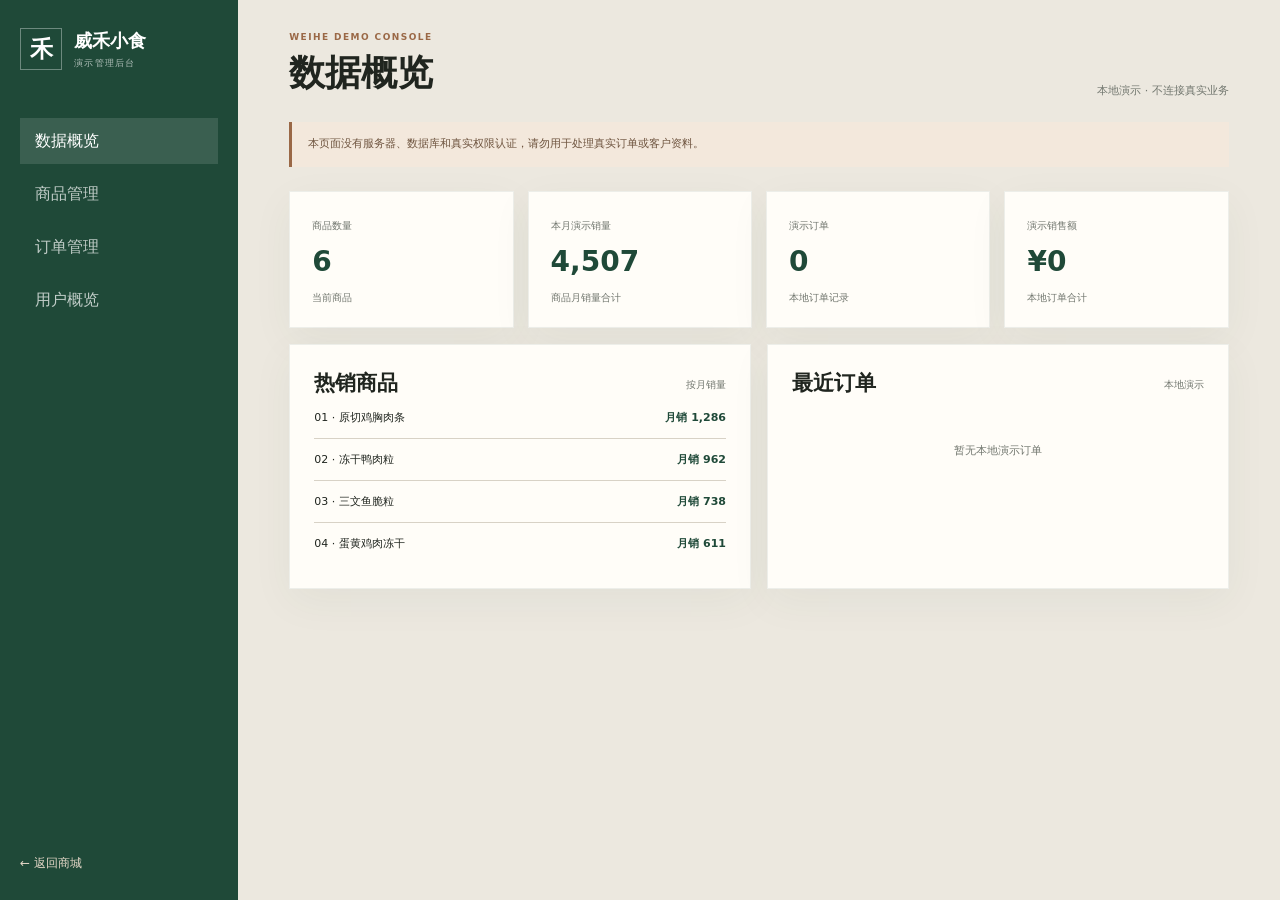
<file: admin.html>
<!doctype html>
<html lang="zh-CN">
<head>
  <meta charset="UTF-8">
  <meta name="viewport" content="width=device-width, initial-scale=1.0">
  <meta name="description" content="威禾小食演示管理后台">
  <title>管理后台｜威禾小食</title>
  <link rel="icon" href="data:,">
  <link rel="stylesheet" href="admin.css">
  <script src="product-data.js" defer></script>
  <script src="product-store.js" defer></script>
  <script src="admin.js" defer></script>
</head>
<body>
  <aside class="admin-sidebar">
    <a class="admin-brand" href="admin.html"><span>禾</span><strong>威禾小食<small>演示管理后台</small></strong></a>
    <nav class="admin-nav" aria-label="后台导航">
      <button class="is-active" type="button" data-panel="overview">数据概览</button>
      <button type="button" data-panel="products">商品管理</button>
      <button type="button" data-panel="orders">订单管理</button>
      <button type="button" data-panel="users">用户概览</button>
    </nav>
    <a class="back-store" href="index.html">← 返回商城</a>
  </aside>

  <main class="admin-main">
    <header class="admin-topbar">
      <div><p>WEIHE DEMO CONSOLE</p><h1 id="page-title">数据概览</h1></div>
      <span>本地演示 · 不连接真实业务</span>
    </header>
    <div class="demo-warning">本页面没有服务器、数据库和真实权限认证，请勿用于处理真实订单或客户资料。</div>

    <section class="admin-panel" id="panel-overview">
      <div class="metric-grid">
        <article><span>商品数量</span><strong id="metric-products">0</strong><small>当前商品</small></article>
        <article><span>本月演示销量</span><strong id="metric-sales">0</strong><small>商品月销量合计</small></article>
        <article><span>演示订单</span><strong id="metric-orders">0</strong><small>本地订单记录</small></article>
        <article><span>演示销售额</span><strong id="metric-revenue">¥0</strong><small>本地订单合计</small></article>
      </div>
      <div class="overview-grid">
        <section class="admin-card"><div class="card-heading"><h2>热销商品</h2><span>按月销量</span></div><div id="overview-top-products"></div></section>
        <section class="admin-card"><div class="card-heading"><h2>最近订单</h2><span>本地演示</span></div><div id="overview-orders"></div></section>
      </div>
    </section>

    <section class="admin-panel" id="panel-products" hidden>
      <div class="admin-card">
        <div class="section-toolbar">
          <div><h2>商品管理</h2><p id="product-result-count"></p></div>
          <button class="primary-action" id="add-product" type="button">＋ 新增商品</button>
        </div>
        <div class="filter-toolbar">
          <input id="product-search" type="search" placeholder="搜索商品名称">
          <select id="product-pet-filter"><option value="">全部宠物</option><option>猫咪</option><option>狗狗</option></select>
          <select id="product-food-filter"><option value="">全部食品</option></select>
          <select id="product-status-filter"><option value="">全部状态</option><option value="active">上架</option><option value="inactive">下架</option></select>
          <button class="secondary-action" id="reset-product-data" type="button">恢复基础数据</button>
        </div>
        <div class="table-wrap">
          <table class="admin-table">
            <thead><tr><th>商品</th><th>适用</th><th>分类</th><th>规格</th><th>价格</th><th>月销量</th><th>状态</th><th>操作</th></tr></thead>
            <tbody id="product-table-body"></tbody>
          </table>
        </div>
      </div>
    </section>

    <section class="admin-panel" id="panel-orders" hidden>
      <div class="admin-card">
        <div class="section-toolbar"><div><h2>订单管理</h2><p>商城模拟购买会记录在这里</p></div></div>
        <div class="filter-toolbar">
          <input id="order-search" type="search" placeholder="搜索订单编号">
          <select id="order-status-filter"><option value="">全部状态</option><option>待处理</option><option>已确认</option><option>已发货</option><option>已完成</option><option>已取消</option></select>
        </div>
        <div class="table-wrap">
          <table class="admin-table">
            <thead><tr><th>订单编号</th><th>时间</th><th>商品</th><th>数量</th><th>金额</th><th>收货地区</th><th>状态</th></tr></thead>
            <tbody id="order-table-body"></tbody>
          </table>
        </div>
      </div>
    </section>

    <section class="admin-panel" id="panel-users" hidden>
      <div class="admin-card">
        <div class="section-toolbar"><div><h2>用户概览</h2><p>仅显示当前浏览器中的脱敏演示资料</p></div></div>
        <div id="user-overview"></div>
      </div>
    </section>
  </main>

  <div class="admin-modal-backdrop" id="product-editor" hidden>
    <section class="admin-modal" role="dialog" aria-modal="true" aria-labelledby="editor-title">
      <button class="modal-x" id="close-product-editor" type="button" aria-label="关闭">×</button>
      <h2 id="editor-title">新增商品</h2>
      <form id="product-form">
        <input name="id" type="hidden">
        <div class="form-grid">
          <label>商品名称<input name="name" required maxlength="30"></label>
          <label>价格（元）<input name="priceYuan" required type="number" min="1" step="1"></label>
          <label>规格<input name="specification" required maxlength="30"></label>
          <label>食品分类<input name="foodCategory" required maxlength="20"></label>
          <label>图片路径<input name="image" placeholder="assets/example.jpg"></label>
          <label>月销量<input name="monthlySales" required type="number" min="0" step="1"></label>
          <label class="wide">简介<textarea name="description" required maxlength="120"></textarea></label>
          <label class="wide">配料<input name="ingredients" required maxlength="100"></label>
          <label class="wide">喂食建议<input name="feedingGuide" required maxlength="120"></label>
          <label>标签（逗号分隔）<input name="tags" placeholder="新品, 冻干"></label>
          <label>状态<select name="status"><option value="active">上架</option><option value="inactive">下架</option></select></label>
          <fieldset class="wide"><legend>适用宠物</legend><label><input name="petTypes" type="checkbox" value="猫咪"> 猫咪</label><label><input name="petTypes" type="checkbox" value="狗狗"> 狗狗</label></fieldset>
        </div>
        <p class="form-error" id="product-form-error" aria-live="polite"></p>
        <button class="primary-action full-action" type="submit">保存商品</button>
      </form>
    </section>
  </div>
</body>
</html>
</file>
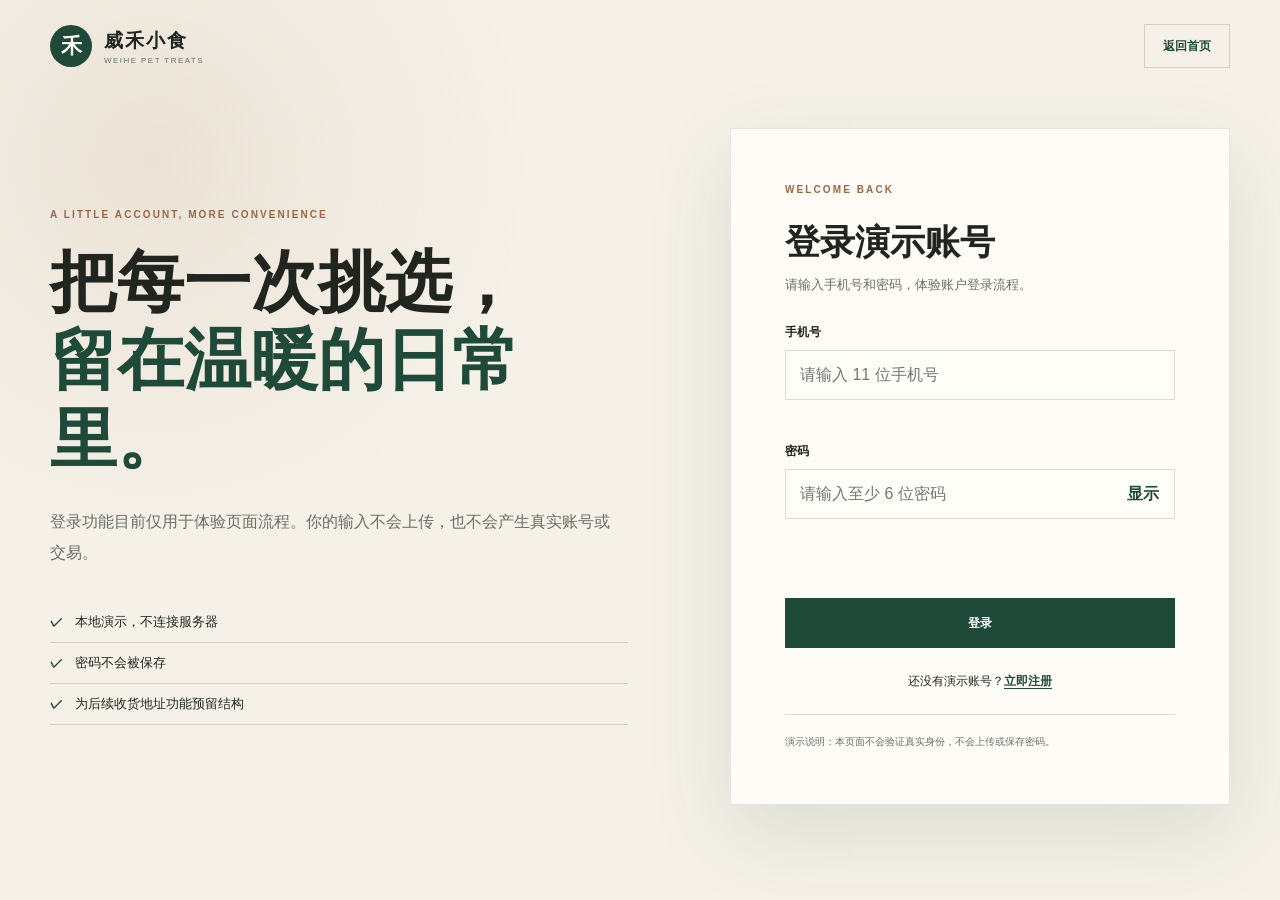
<file: login.html>
<!doctype html>
<html lang="zh-CN">
<head>
  <meta charset="UTF-8">
  <meta name="viewport" content="width=device-width, initial-scale=1.0">
  <meta name="description" content="登录威禾小食演示账号">
  <title>登录｜威禾小食</title>
  <link rel="icon" href="data:,">
  <link rel="stylesheet" href="styles.css">
  <link rel="stylesheet" href="auth.css">
  <script src="auth.js" defer></script>
</head>
<body class="auth-page" data-auth-page="login">
  <a class="skip-link" href="#auth-main">跳到登录表单</a>

  <header class="auth-header">
    <a class="brand" href="index.html" aria-label="返回威禾小食首页">
      <span class="brand-symbol" aria-hidden="true">禾</span>
      <span class="brand-name">威禾小食<small>WEIHE PET TREATS</small></span>
    </a>
    <a class="auth-back" href="index.html">返回首页</a>
  </header>

  <main class="auth-main" id="auth-main">
    <section class="auth-story" aria-labelledby="story-title">
      <p class="kicker">A LITTLE ACCOUNT, MORE CONVENIENCE</p>
      <h1 id="story-title">把每一次挑选，<br><em>留在温暖的日常里。</em></h1>
      <p>登录功能目前仅用于体验页面流程。你的输入不会上传，也不会产生真实账号或交易。</p>
      <ul>
        <li>本地演示，不连接服务器</li>
        <li>密码不会被保存</li>
        <li>为后续收货地址功能预留结构</li>
      </ul>
    </section>

    <section class="auth-card" aria-labelledby="auth-title">
      <p class="kicker">WELCOME BACK</p>
      <h2 id="auth-title">登录演示账号</h2>
      <p class="auth-intro">请输入手机号和密码，体验账户登录流程。</p>

      <form id="login-form" novalidate>
        <div class="field">
          <label for="login-phone">手机号</label>
          <input id="login-phone" name="phone" type="tel" inputmode="numeric" autocomplete="tel" maxlength="11" placeholder="请输入 11 位手机号" aria-describedby="login-phone-error">
          <p class="field-error" id="login-phone-error" aria-live="polite"></p>
        </div>

        <div class="field">
          <label for="login-password">密码</label>
          <div class="password-control">
            <input id="login-password" name="password" type="password" autocomplete="current-password" minlength="6" placeholder="请输入至少 6 位密码" aria-describedby="login-password-error">
            <button class="password-toggle" type="button" data-password-toggle="login-password" aria-label="显示密码">显示</button>
          </div>
          <p class="field-error" id="login-password-error" aria-live="polite"></p>
        </div>

        <div class="form-status" id="login-status" role="status" aria-live="polite"></div>
        <button class="button button-primary auth-submit" type="submit">登录</button>
      </form>

      <p class="auth-switch">还没有演示账号？<a href="register.html">立即注册</a></p>
      <p class="privacy-note">演示说明：本页面不会验证真实身份，不会上传或保存密码。</p>
    </section>
  </main>
</body>
</html>
</file>
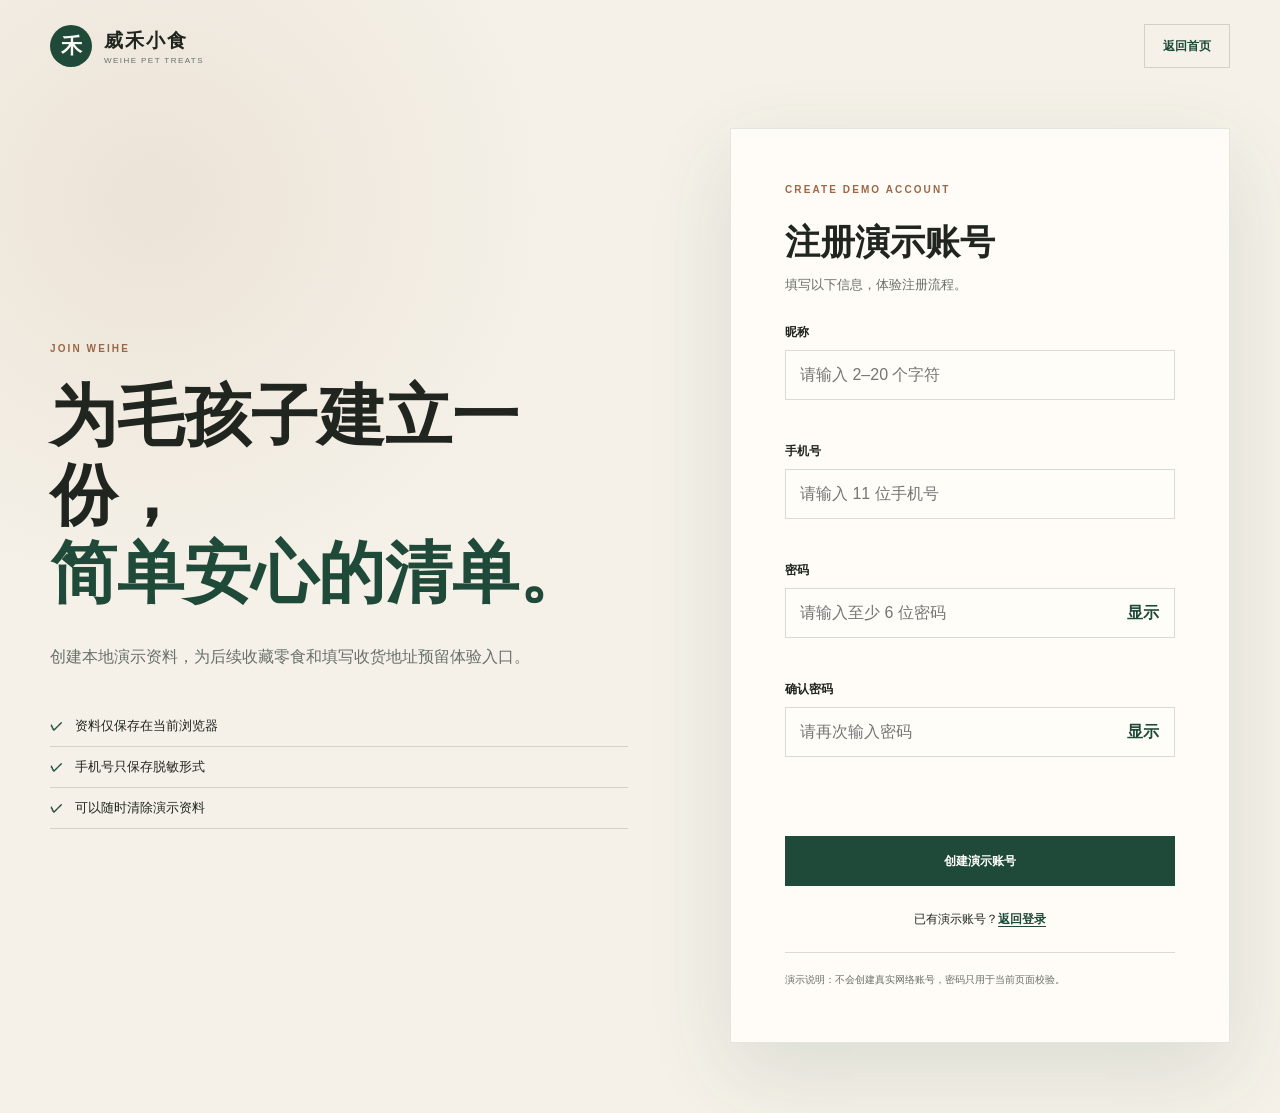
<file: register.html>
<!doctype html>
<html lang="zh-CN">
<head>
  <meta charset="UTF-8">
  <meta name="viewport" content="width=device-width, initial-scale=1.0">
  <meta name="description" content="注册威禾小食演示账号">
  <title>注册｜威禾小食</title>
  <link rel="icon" href="data:,">
  <link rel="stylesheet" href="styles.css">
  <link rel="stylesheet" href="auth.css">
  <script src="auth.js" defer></script>
</head>
<body class="auth-page" data-auth-page="register">
  <a class="skip-link" href="#auth-main">跳到注册表单</a>

  <header class="auth-header">
    <a class="brand" href="index.html" aria-label="返回威禾小食首页">
      <span class="brand-symbol" aria-hidden="true">禾</span>
      <span class="brand-name">威禾小食<small>WEIHE PET TREATS</small></span>
    </a>
    <a class="auth-back" href="index.html">返回首页</a>
  </header>

  <main class="auth-main" id="auth-main">
    <section class="auth-story" aria-labelledby="story-title">
      <p class="kicker">JOIN WEIHE</p>
      <h1 id="story-title">为毛孩子建立一份，<br><em>简单安心的清单。</em></h1>
      <p>创建本地演示资料，为后续收藏零食和填写收货地址预留体验入口。</p>
      <ul>
        <li>资料仅保存在当前浏览器</li>
        <li>手机号只保存脱敏形式</li>
        <li>可以随时清除演示资料</li>
      </ul>
    </section>

    <section class="auth-card" aria-labelledby="auth-title">
      <p class="kicker">CREATE DEMO ACCOUNT</p>
      <h2 id="auth-title">注册演示账号</h2>
      <p class="auth-intro">填写以下信息，体验注册流程。</p>

      <form id="register-form" novalidate>
        <div class="field">
          <label for="register-nickname">昵称</label>
          <input id="register-nickname" name="nickname" type="text" autocomplete="nickname" maxlength="20" placeholder="请输入 2–20 个字符" aria-describedby="register-nickname-error">
          <p class="field-error" id="register-nickname-error" aria-live="polite"></p>
        </div>

        <div class="field">
          <label for="register-phone">手机号</label>
          <input id="register-phone" name="phone" type="tel" inputmode="numeric" autocomplete="tel" maxlength="11" placeholder="请输入 11 位手机号" aria-describedby="register-phone-error">
          <p class="field-error" id="register-phone-error" aria-live="polite"></p>
        </div>

        <div class="field">
          <label for="register-password">密码</label>
          <div class="password-control">
            <input id="register-password" name="password" type="password" autocomplete="new-password" minlength="6" placeholder="请输入至少 6 位密码" aria-describedby="register-password-error">
            <button class="password-toggle" type="button" data-password-toggle="register-password" aria-label="显示密码">显示</button>
          </div>
          <p class="field-error" id="register-password-error" aria-live="polite"></p>
        </div>

        <div class="field">
          <label for="register-confirm-password">确认密码</label>
          <div class="password-control">
            <input id="register-confirm-password" name="confirmPassword" type="password" autocomplete="new-password" minlength="6" placeholder="请再次输入密码" aria-describedby="register-confirm-password-error">
            <button class="password-toggle" type="button" data-password-toggle="register-confirm-password" aria-label="显示确认密码">显示</button>
          </div>
          <p class="field-error" id="register-confirm-password-error" aria-live="polite"></p>
        </div>

        <div class="form-status" id="register-status" role="status" aria-live="polite"></div>
        <button class="button button-primary auth-submit" type="submit">创建演示账号</button>
      </form>

      <p class="auth-switch">已有演示账号？<a href="login.html">返回登录</a></p>
      <p class="privacy-note">演示说明：不会创建真实网络账号，密码只用于当前页面校验。</p>
    </section>
  </main>
</body>
</html>
</file>
<file: admin.css>
:root { --cream:#f5f1e8; --paper:#fffdf8; --green:#1f4938; --brown:#9a6846; --dark:#20251f; --muted:#72776f; --line:#d8d2c6; }
* { box-sizing: border-box; }
body { margin:0; color:var(--dark); background:#ece8df; font-family:"Microsoft YaHei",system-ui,sans-serif; }
button,input,select,textarea { font:inherit; }
button,a { -webkit-tap-highlight-color:transparent; }
.admin-sidebar { position:fixed; inset:0 auto 0 0; z-index:5; width:238px; padding:28px 20px; display:flex; flex-direction:column; color:white; background:var(--green); }
.admin-brand { display:flex; gap:12px; align-items:center; color:white; text-decoration:none; }
.admin-brand>span { width:42px;height:42px;display:grid;place-items:center;border:1px solid rgba(255,255,255,.35);font:600 23px serif; }
.admin-brand strong { font:600 18px serif; }.admin-brand small { display:block;margin-top:4px;font:9px sans-serif;letter-spacing:.14em;opacity:.65; }
.admin-nav { margin-top:48px; display:grid; gap:7px; }
.admin-nav button { min-height:46px;padding:0 15px;border:0;text-align:left;color:rgba(255,255,255,.72);background:transparent;cursor:pointer; }
.admin-nav button:hover,.admin-nav button.is-active { color:white;background:rgba(255,255,255,.12); }
.back-store { margin-top:auto;color:#e5d8c8;font-size:12px;text-decoration:none; }
.admin-main { min-height:100vh; margin-left:238px; padding:32px clamp(22px,4vw,58px) 70px; }
.admin-topbar { display:flex;justify-content:space-between;align-items:end;gap:20px; }
.admin-topbar p { margin:0;color:var(--brown);font-size:9px;letter-spacing:.16em;font-weight:800; }
.admin-topbar h1 { margin:7px 0 0;font:600 36px serif; }.admin-topbar>span { color:var(--muted);font-size:11px; }
.demo-warning { margin:24px 0;padding:13px 16px;border-left:3px solid var(--brown);color:#6e543f;background:#f3e8dc;font-size:11px;line-height:1.7; }
.metric-grid { display:grid;grid-template-columns:repeat(4,1fr);gap:14px; }
.metric-grid article,.admin-card { background:var(--paper);border:1px solid rgba(31,73,56,.08);box-shadow:0 12px 40px rgba(31,73,56,.05); }
.metric-grid article { padding:22px; }.metric-grid span,.metric-grid small { color:var(--muted);font-size:10px; }.metric-grid strong { display:block;margin:12px 0 8px;color:var(--green);font-size:28px; }
.overview-grid { margin-top:16px;display:grid;grid-template-columns:1fr 1fr;gap:16px; }
.admin-card { padding:24px; }.card-heading,.section-toolbar { display:flex;justify-content:space-between;align-items:center;gap:18px; }
.card-heading h2,.section-toolbar h2 { margin:0;font:600 21px serif; }.card-heading span,.section-toolbar p { margin:5px 0 0;color:var(--muted);font-size:10px; }
.mini-row { padding:13px 0;display:flex;align-items:center;justify-content:space-between;gap:15px;border-bottom:1px solid var(--line);font-size:11px; }
.mini-row:last-child { border:0; }.mini-row strong { color:var(--green); }.empty-state { padding:35px 10px;color:var(--muted);text-align:center;font-size:11px; }
.primary-action,.secondary-action { min-height:42px;padding:0 16px;border:1px solid var(--green);font-size:11px;font-weight:800;cursor:pointer; }
.primary-action { color:white;background:var(--green); }.secondary-action { color:var(--green);background:transparent; }
.filter-toolbar { margin:20px 0;display:flex;flex-wrap:wrap;gap:9px; }
.filter-toolbar input,.filter-toolbar select { min-height:42px;padding:0 12px;border:1px solid var(--line);background:white; }
.filter-toolbar input { min-width:220px; }
.table-wrap { overflow-x:auto; }.admin-table { width:100%;border-collapse:collapse;font-size:10px;white-space:nowrap; }
.admin-table th { padding:12px;text-align:left;color:var(--muted);background:var(--cream); }.admin-table td { padding:12px;border-bottom:1px solid var(--line);vertical-align:middle; }
.product-cell { display:flex;align-items:center;gap:10px; }.product-cell img { width:44px;height:48px;object-fit:cover;background:#ddd; }.product-cell strong { max-width:145px;white-space:normal; }
.status { padding:4px 8px;color:var(--green);background:#e5eee9;font-weight:800; }.status.inactive { color:#8a5641;background:#f1e3db; }
.row-actions { display:flex;gap:9px; }.row-actions button { padding:0;border:0;color:var(--brown);background:transparent;font-size:10px;font-weight:800;cursor:pointer; }
.order-status { min-height:34px;border:1px solid var(--line);background:white;font-size:10px; }
.user-card { max-width:580px;padding:24px;background:var(--cream); }.user-card dl { margin:0; }.user-card div { padding:13px 0;display:grid;grid-template-columns:120px 1fr;border-bottom:1px solid var(--line);font-size:11px; }.user-card dt { color:var(--muted); }.user-card dd { margin:0;font-weight:700; }
.admin-modal-backdrop { position:fixed;inset:0;z-index:20;padding:20px;display:grid;place-items:center;background:rgba(20,29,24,.45);backdrop-filter:blur(7px); }
.admin-modal-backdrop[hidden] { display:none; }.admin-modal { position:relative;width:min(720px,100%);max-height:calc(100vh - 40px);overflow:auto;padding:32px;background:var(--paper); }
.admin-modal h2 { margin:0 0 24px;font:600 27px serif; }.modal-x { position:absolute;top:10px;right:10px;width:44px;height:44px;border:0;color:var(--green);background:transparent;font-size:27px;cursor:pointer; }
.form-grid { display:grid;grid-template-columns:1fr 1fr;gap:16px; }.form-grid label { color:var(--dark);font-size:10px;font-weight:700; }.form-grid input,.form-grid select,.form-grid textarea { width:100%;min-height:44px;margin-top:7px;padding:9px 11px;border:1px solid var(--line);background:white; }.form-grid textarea { min-height:75px;resize:vertical; }
.form-grid .wide,.form-grid fieldset.wide { grid-column:1/-1; }.form-grid fieldset { margin:0;padding:12px;border:1px solid var(--line); }.form-grid fieldset label { margin-right:20px; }.form-grid fieldset input { width:auto;min-height:auto;margin:0; }
.form-error { min-height:18px;color:#a54535;font-size:10px; }.full-action { width:100%; }
@media(max-width:1000px){.metric-grid{grid-template-columns:1fr 1fr}.overview-grid{grid-template-columns:1fr}}
@media(max-width:760px){.admin-sidebar{position:static;width:100%;padding:16px}.admin-nav{margin:16px -16px 0;padding:0 16px;display:flex;overflow-x:auto}.admin-nav button{flex:0 0 auto}.back-store{position:absolute;right:16px;top:28px}.admin-main{margin:0;padding:24px 14px 50px}.admin-topbar>span{display:none}.metric-grid{gap:8px}.admin-card{padding:16px}.form-grid{grid-template-columns:1fr}.form-grid .wide,.form-grid fieldset.wide{grid-column:auto}}
@media(max-width:430px){.metric-grid{grid-template-columns:1fr}.filter-toolbar>*{width:100%;min-width:0!important}}
</file>
<file: styles.css>
:root {
  --cream: #f5f1e8;
  --paper: #fcfaf5;
  --green: #1f4938;
  --green-dark: #153327;
  --brown: #9a6846;
  --ink: #20251f;
  --muted: #687068;
  --line: rgba(32, 37, 31, 0.16);
  --white: #fff;
  --shadow: 0 18px 50px rgba(31, 49, 39, 0.12);
}

* { box-sizing: border-box; }
html { scroll-behavior: smooth; }
body {
  margin: 0;
  color: var(--ink);
  background: var(--paper);
  font-family: "Noto Sans SC", "Microsoft YaHei", Arial, sans-serif;
  -webkit-font-smoothing: antialiased;
}
body.modal-open { overflow: hidden; }
img { display: block; max-width: 100%; }
a { color: inherit; text-decoration: none; }
button { color: inherit; font: inherit; }
button, a { -webkit-tap-highlight-color: transparent; }
:focus-visible { outline: 2px solid var(--brown); outline-offset: 4px; }

.skip-link {
  position: fixed;
  left: 16px;
  top: -60px;
  z-index: 200;
  padding: 12px 18px;
  color: var(--white);
  background: var(--green);
}
.skip-link:focus { top: 16px; }

.site-header {
  height: 84px;
  padding: 0 clamp(22px, 5vw, 80px);
  display: flex;
  align-items: center;
  justify-content: space-between;
  gap: 28px;
  border-bottom: 1px solid var(--line);
  background: rgba(252, 250, 245, 0.94);
  backdrop-filter: blur(12px);
  position: relative;
  z-index: 20;
}
.brand { display: flex; align-items: center; gap: 12px; min-width: max-content; }
.brand-symbol {
  width: 42px;
  height: 42px;
  display: grid;
  place-items: center;
  border-radius: 50%;
  color: var(--paper);
  background: var(--green);
  font: 600 21px "Songti SC", serif;
}
.brand-name { font: 700 19px "Songti SC", serif; letter-spacing: 0.1em; }
.brand-name small {
  display: block;
  margin-top: 2px;
  font: 8px Arial, sans-serif;
  letter-spacing: 0.18em;
  color: var(--muted);
}
.main-nav { display: flex; align-items: center; gap: 38px; font-size: 13px; }
.main-nav a { position: relative; padding: 10px 0; }
.main-nav a::after {
  content: "";
  position: absolute;
  left: 0;
  right: 100%;
  bottom: 4px;
  height: 1px;
  background: var(--green);
  transition: right 0.25s ease;
}
.main-nav a:hover::after { right: 0; }
.nav-account {
  padding: 10px 0;
  border: 0;
  color: inherit;
  background: transparent;
  font: inherit;
  cursor: pointer;
}
.account-entry {
  display: none;
  min-height: 44px;
  padding: 0 16px;
  align-items: center;
  justify-content: center;
  border: 1px solid var(--green);
  color: var(--green);
  font-size: 12px;
  font-weight: 700;
}

body.account-open { overflow: hidden; }
body.cart-open { overflow: hidden; }
.account-backdrop {
  position: fixed;
  inset: 0;
  z-index: 100;
  display: grid;
  place-items: center;
  padding: 20px;
  background: rgba(20, 29, 24, 0.28);
  backdrop-filter: blur(12px);
  -webkit-backdrop-filter: blur(12px);
}
.account-backdrop[hidden] { display: none; }
.account-dialog {
  position: relative;
  width: min(440px, 100%);
  max-height: calc(100vh - 40px);
  overflow: auto;
  padding: 38px;
  background: #fffdf8;
  border: 1px solid rgba(31, 73, 56, 0.15);
  box-shadow: 0 30px 100px rgba(20, 29, 24, 0.25);
}
.account-close {
  position: absolute;
  top: 12px;
  right: 12px;
  width: 44px;
  height: 44px;
  border: 0;
  color: var(--green);
  background: transparent;
  font-size: 26px;
  cursor: pointer;
}
.account-dialog h2 { margin: 8px 0 12px; font: 600 32px "Songti SC", serif; }
.account-lead,
.account-heading p { color: var(--muted); font-size: 12px; line-height: 1.8; }
.login-dialog form { margin-top: 25px; }
.login-dialog label,
.address-form label { display: block; color: var(--dark); font-size: 11px; font-weight: 700; }
.login-dialog input,
.address-form input {
  width: 100%;
  min-height: 48px;
  margin-top: 8px;
  padding: 0 13px;
  border: 1px solid var(--line);
  color: var(--dark);
  background: white;
  font: inherit;
}
.login-dialog input:focus,
.address-form input:focus { outline: 3px solid rgba(31, 73, 56, 0.13); border-color: var(--green); }
.account-error { min-height: 18px; margin: 5px 0 10px; color: #a54535; font-size: 10px; }
.account-primary { width: 100%; min-height: 48px; border: 0; cursor: pointer; }
.guest-button {
  width: 100%;
  min-height: 48px;
  margin-top: 10px;
  border: 1px solid var(--green);
  color: var(--green);
  background: transparent;
  font-weight: 800;
  cursor: pointer;
}
.account-note { margin: 18px 0 0; color: var(--muted); font-size: 10px; line-height: 1.7; text-align: center; }
.account-note a { color: var(--green); text-decoration: underline; }
.address-dialog { width: min(980px, 100%); }
.account-heading,
.address-book-title { display: flex; align-items: flex-start; justify-content: space-between; gap: 20px; }
.text-button { border: 0; color: var(--brown); background: transparent; font-weight: 800; cursor: pointer; }
.address-layout { margin-top: 28px; display: grid; grid-template-columns: 1.05fr 0.95fr; gap: 30px; }
.address-layout h3 { margin: 0 0 18px; font: 600 20px "Songti SC", serif; }
.address-form { padding: 24px; background: var(--cream); }
.address-form-grid { display: grid; grid-template-columns: 1fr 1fr; gap: 15px; }
.address-detail { grid-column: 1 / -1; }
.address-book { min-width: 0; }
.address-book-title span { color: var(--muted); font-size: 11px; }
.address-empty { padding: 30px 15px; border: 1px dashed var(--line); color: var(--muted); font-size: 11px; text-align: center; }
.address-item { padding: 17px; border: 1px solid var(--line); background: white; }
.address-item + .address-item { margin-top: 10px; }
.address-item.is-default { border-color: var(--green); }
.address-item-head { display: flex; justify-content: space-between; gap: 12px; }
.address-item-head strong { font-size: 13px; }
.default-mark { color: var(--green); font-size: 10px; font-weight: 800; }
.address-item p { margin: 8px 0 12px; color: var(--muted); font-size: 11px; line-height: 1.7; }
.address-actions { display: flex; gap: 14px; }
.address-actions button { padding: 0; border: 0; color: var(--brown); background: transparent; font-size: 10px; font-weight: 800; cursor: pointer; }
.cart-backdrop,
.checkout-backdrop {
  position: fixed;
  inset: 0;
  z-index: 110;
  background: rgba(20, 29, 24, 0.36);
  backdrop-filter: blur(7px);
  -webkit-backdrop-filter: blur(7px);
}
.cart-backdrop[hidden],
.checkout-backdrop[hidden] { display: none; }
.cart-drawer {
  width: min(470px, 100%);
  height: 100%;
  margin-left: auto;
  display: grid;
  grid-template-rows: auto minmax(0, 1fr) auto;
  color: var(--dark);
  background: #fffdf8;
  box-shadow: -25px 0 80px rgba(20, 29, 24, 0.2);
  animation: cart-in 0.24s ease;
}
.cart-header { padding: 28px 30px 22px; display: flex; justify-content: space-between; border-bottom: 1px solid var(--line); }
.cart-header h2 { margin: 5px 0 0; font: 600 30px "Songti SC", serif; }
.cart-close { width: 44px; height: 44px; border: 0; color: var(--green); background: transparent; font-size: 28px; cursor: pointer; }
.cart-items { overflow-y: auto; padding: 12px 30px; }
.cart-empty { padding: 70px 10px; color: var(--muted); text-align: center; font-size: 12px; line-height: 1.8; }
.cart-item { padding: 18px 0; display: grid; grid-template-columns: 78px minmax(0, 1fr); gap: 15px; border-bottom: 1px solid var(--line); }
.cart-item img { width: 78px; height: 88px; object-fit: cover; background: #e4dfd5; }
.cart-item-head { display: flex; justify-content: space-between; gap: 12px; }
.cart-item-head strong { font: 600 16px "Songti SC", serif; }
.cart-item-head span { font-size: 12px; font-weight: 800; }
.cart-item-spec { margin: 7px 0 12px; color: var(--muted); font-size: 10px; }
.cart-item-bottom { display: flex; align-items: center; justify-content: space-between; gap: 12px; }
.quantity-control { display: grid; grid-template-columns: 36px 38px 36px; min-height: 36px; border: 1px solid var(--line); }
.quantity-control button { border: 0; background: transparent; cursor: pointer; font-size: 17px; }
.quantity-control span { display: grid; place-items: center; font-size: 11px; }
.cart-remove { padding: 7px 0; border: 0; color: var(--brown); background: transparent; font-size: 10px; font-weight: 800; cursor: pointer; }
.cart-footer { padding: 20px 30px 28px; border-top: 1px solid var(--line); background: var(--cream); }
.cart-clear { padding: 0; border: 0; color: var(--brown); background: transparent; font-size: 10px; font-weight: 800; cursor: pointer; }
.cart-total { margin: 14px 0 8px; display: flex; align-items: center; justify-content: space-between; }
.cart-total span { font-size: 12px; }
.cart-total strong { color: var(--green); font-size: 22px; }
.cart-footer > p { margin: 0 0 14px; color: var(--muted); font-size: 9px; line-height: 1.6; }
.cart-checkout { width: 100%; border: 0; cursor: pointer; }
.cart-checkout:disabled { opacity: 0.45; cursor: not-allowed; }
.checkout-backdrop { display: grid; place-items: center; padding: 20px; }
.checkout-dialog {
  position: relative;
  width: min(560px, 100%);
  max-height: calc(100vh - 40px);
  overflow-y: auto;
  padding: 38px;
  background: #fffdf8;
  box-shadow: 0 30px 100px rgba(20, 29, 24, 0.25);
}
.checkout-dialog h2 { margin: 8px 0 12px; font: 600 31px "Songti SC", serif; }
.checkout-summary { margin: 0 0 22px; color: var(--muted); font-size: 12px; }
.checkout-address-option { display: block; position: relative; width: 100%; margin-bottom: 10px; cursor: pointer; }
.checkout-address-option input { position: absolute; opacity: 0; pointer-events: none; }
.checkout-address-card {
  display: block;
  width: 100%;
  box-sizing: border-box;
  padding: 16px;
  border: 1px solid var(--line);
  background: white;
  overflow-wrap: anywhere;
}
.checkout-address-option input:checked + .checkout-address-card { border-color: var(--green); box-shadow: inset 3px 0 0 var(--green); }
.checkout-address-option input:focus-visible + .checkout-address-card { outline: 3px solid rgba(31, 73, 56, 0.18); outline-offset: 2px; }
.checkout-address-card strong { display: block; margin-bottom: 7px; font-size: 12px; }
.checkout-address-card span { display: block; color: var(--muted); font-size: 10px; line-height: 1.7; }
.checkout-manage-address { margin: 8px 0 6px; padding: 0; border: 0; color: var(--green); background: transparent; font-size: 11px; font-weight: 800; cursor: pointer; }
.checkout-confirm { width: 100%; border: 0; cursor: pointer; }
.success-dialog { text-align: center; }
.success-mark { width: 60px; height: 60px; margin: 0 auto 20px; display: grid; place-items: center; border-radius: 50%; color: white; background: var(--green); font-size: 28px; }
.success-dialog > p:not(.kicker):not(.success-mark) { color: var(--muted); font-size: 12px; line-height: 1.8; }
.success-close { margin-top: 12px; border: 0; cursor: pointer; }
@keyframes cart-in { from { transform: translateX(30px); opacity: 0; } }
.bag-placeholder {
  min-height: 44px;
  padding: 0;
  display: flex;
  align-items: center;
  gap: 9px;
  border: 0;
  background: none;
  cursor: pointer;
  font-size: 12px;
}
.bag-placeholder b {
  min-width: 24px;
  height: 24px;
  padding: 0 6px;
  display: grid;
  place-items: center;
  border-radius: 50%;
  color: var(--white);
  background: var(--green);
  font-size: 10px;
}

.hero {
  min-height: calc(100vh - 84px);
  display: grid;
  grid-template-columns: minmax(0, 47%) minmax(0, 53%);
  background: var(--cream);
}
.hero-copy {
  padding: clamp(70px, 10vw, 150px) clamp(34px, 7vw, 112px) 48px;
  display: flex;
  flex-direction: column;
  justify-content: center;
}
.kicker {
  margin: 0 0 22px;
  color: var(--brown);
  font: 700 10px/1.4 Arial, sans-serif;
  letter-spacing: 0.21em;
}
.hero h1,
.intro h2,
.products-heading h2,
.care-note h2 {
  margin: 0;
  font: 600 clamp(42px, 5.2vw, 76px)/1.18 "Songti SC", "STSong", serif;
  letter-spacing: -0.045em;
}
.hero h1 em { color: var(--green); font-style: normal; }
.hero-description {
  max-width: 530px;
  margin: 30px 0 34px;
  color: var(--muted);
  font-size: 14px;
  line-height: 2;
}
.hero-actions { display: flex; flex-wrap: wrap; gap: 12px; }
.button {
  min-height: 50px;
  padding: 0 25px;
  display: inline-flex;
  align-items: center;
  justify-content: center;
  border: 1px solid var(--green);
  cursor: pointer;
  font-weight: 700;
  font-size: 12px;
  transition: transform 0.2s ease, background 0.2s ease, color 0.2s ease;
}
.button:hover { transform: translateY(-2px); }
.button-primary { color: var(--white); background: var(--green); }
.button-primary:hover { background: var(--green-dark); }
.button-secondary { color: var(--green); background: transparent; }
.hero-points {
  margin: auto 0 0;
  padding: 28px 0 0;
  display: grid;
  grid-template-columns: repeat(3, 1fr);
  gap: 12px;
  list-style: none;
  border-top: 1px solid var(--line);
  font-size: 11px;
}
.hero-points strong {
  display: block;
  margin-bottom: 6px;
  color: var(--brown);
  font: 10px Arial, sans-serif;
}
.hero-media { margin: 0; min-height: 650px; position: relative; overflow: hidden; background: #d9d2c5; }
.hero-media img { width: 100%; height: 100%; object-fit: cover; object-position: 55% center; }
.hero-media figcaption {
  position: absolute;
  right: 28px;
  bottom: 28px;
  padding: 10px 14px;
  color: var(--white);
  background: rgba(31, 73, 56, 0.9);
  font-size: 10px;
  letter-spacing: 0.08em;
}

.intro { padding: 110px clamp(24px, 7vw, 112px); }
.section-label { display: flex; gap: 20px; align-items: center; color: var(--brown); }
.section-label span {
  width: 34px;
  height: 34px;
  display: grid;
  place-items: center;
  border: 1px solid currentColor;
  border-radius: 50%;
  font-size: 9px;
}
.section-label p { margin: 0; font: 700 9px Arial; letter-spacing: 0.2em; }
.intro-copy {
  margin-top: 46px;
  display: grid;
  grid-template-columns: 1.5fr 0.8fr;
  gap: 10vw;
  align-items: end;
}
.intro h2,
.products-heading h2,
.care-note h2 { font-size: clamp(34px, 4vw, 58px); }
.intro-copy > p {
  margin: 0;
  color: var(--muted);
  font-size: 13px;
  line-height: 2;
}
.principles {
  margin-top: 68px;
  padding-top: 48px;
  display: grid;
  grid-template-columns: repeat(3, 1fr);
  gap: clamp(28px, 5vw, 80px);
  border-top: 1px solid var(--line);
}
.principles article { position: relative; padding-left: 48px; }
.principles article > span {
  position: absolute;
  left: 0;
  top: 0;
  width: 32px;
  height: 32px;
  display: grid;
  place-items: center;
  color: var(--green);
  border: 1px solid var(--green);
  border-radius: 50%;
  font: 500 15px serif;
}
.principles h3 { margin: 3px 0 13px; font: 600 20px "Songti SC", serif; }
.principles p { margin: 0; color: var(--muted); font-size: 12px; line-height: 1.9; }

.products-section { padding: 110px clamp(18px, 5vw, 80px) 120px; background: #e9e4d9; }
.products-heading {
  margin: 0 clamp(6px, 2vw, 32px) 48px;
  display: flex;
  align-items: end;
  justify-content: space-between;
  gap: 40px;
}
.products-heading > p {
  margin: 0;
  color: var(--muted);
  font-size: 12px;
  line-height: 1.9;
}
.product-filters {
  margin: 0 0 34px;
  padding: 26px 28px;
  border: 1px solid rgba(31, 73, 56, 0.13);
  background: rgba(245, 241, 232, 0.74);
}
.filter-heading {
  margin-bottom: 22px;
  display: flex;
  align-items: flex-end;
  justify-content: space-between;
  gap: 24px;
}
.filter-heading .kicker { margin-bottom: 7px; }
.filter-heading h3 { margin: 0; font: 600 24px "Songti SC", serif; }
.filter-count { margin: 0; color: var(--brown); font-size: 11px; font-weight: 800; }
.filter-group {
  display: grid;
  grid-template-columns: 72px minmax(0, 1fr);
  gap: 14px;
  align-items: center;
}
.filter-group + .filter-group { margin-top: 13px; }
.filter-label { color: var(--muted); font-size: 10px; font-weight: 700; }
.filter-scroll { display: flex; flex-wrap: wrap; gap: 8px; }
.filter-button {
  min-height: 42px;
  padding: 0 17px;
  border: 1px solid var(--line);
  color: var(--dark);
  background: #fffdf8;
  font-size: 11px;
  font-weight: 700;
  cursor: pointer;
  transition: color 0.18s ease, background 0.18s ease, border-color 0.18s ease;
}
.filter-button:hover { border-color: var(--green); }
.filter-button[aria-pressed="true"] { color: var(--white); border-color: var(--green); background: var(--green); }
.filter-button:focus-visible { outline: 3px solid rgba(31, 73, 56, 0.18); outline-offset: 2px; }
.product-empty {
  padding: 70px 24px;
  border: 1px dashed rgba(31, 73, 56, 0.28);
  text-align: center;
  background: rgba(255, 253, 248, 0.45);
}
.product-empty[hidden] { display: none; }
.product-empty h3 { margin: 10px 0; font: 600 26px "Songti SC", serif; }
.product-empty > p:not(.kicker) { margin: 0 0 24px; color: var(--muted); font-size: 12px; }
.product-empty .button { border: 0; cursor: pointer; }
.hot-ranking {
  margin: 0 clamp(6px, 2vw, 32px) 48px;
  padding: 26px;
  display: grid;
  grid-template-columns: 180px 1fr;
  gap: 30px;
  align-items: center;
  color: var(--white);
  background: var(--green);
}
.ranking-title .kicker { margin-bottom: 8px; color: #d8c5ad; }
.ranking-title h3 { margin: 0; font: 600 28px "Songti SC", serif; }
.ranking-list { display: grid; grid-template-columns: repeat(3, minmax(0, 1fr)); gap: 10px; }
.ranking-item {
  min-width: 0;
  min-height: 88px;
  padding: 10px;
  display: grid;
  grid-template-columns: 28px 64px minmax(0, 1fr) auto;
  gap: 10px;
  align-items: center;
  text-align: left;
  color: var(--ink);
  background: var(--paper);
  border: 0;
  cursor: pointer;
  transition: transform 0.2s ease;
}
.ranking-item:hover { transform: translateY(-2px); }
.ranking-number { color: var(--brown); font: 700 11px Arial, sans-serif; }
.ranking-item img { width: 64px; height: 68px; object-fit: cover; }
.ranking-info { min-width: 0; }
.ranking-info small {
  display: block;
  margin-bottom: 7px;
  overflow: hidden;
  color: var(--brown);
  font-size: 8px;
  letter-spacing: 0.04em;
  text-overflow: ellipsis;
  white-space: nowrap;
}
.ranking-info strong {
  display: block;
  overflow: hidden;
  font: 600 14px "Songti SC", serif;
  text-overflow: ellipsis;
  white-space: nowrap;
}
.ranking-item > b { font: 700 11px Arial, sans-serif; }
.product-grid { display: grid; grid-template-columns: repeat(3, minmax(0, 1fr)); gap: 18px; }
.product-card { min-width: 0; background: var(--paper); animation: card-in 0.45s ease both; }
.product-image-wrap {
  aspect-ratio: 1.12;
  position: relative;
  overflow: hidden;
  background: #d8d2c6;
}
.product-image-wrap img {
  width: 100%;
  height: 100%;
  object-fit: cover;
  transition: transform 0.5s ease, opacity 0.2s ease;
}
.product-card:hover img { transform: scale(1.035); }
.product-image-wrap.image-fallback::after {
  content: "威禾小食";
  position: absolute;
  inset: 0;
  display: grid;
  place-items: center;
  color: var(--green);
  background: linear-gradient(145deg, #ece5d7, #d8d2c4);
  font: 600 20px "Songti SC", serif;
}
.product-image-wrap.image-fallback img { opacity: 0; }
.product-tags { position: absolute; left: 14px; top: 14px; z-index: 2; display: flex; gap: 6px; }
.product-tags span {
  padding: 7px 9px;
  color: var(--white);
  background: var(--green);
  font-size: 9px;
  letter-spacing: 0.08em;
}
.product-info { padding: 22px; }
.product-pets { margin: 0 0 8px; color: var(--brown); font-size: 9px; letter-spacing: 0.13em; }
.product-title-row {
  min-height: 29px;
  display: flex;
  justify-content: space-between;
  gap: 12px;
  align-items: start;
}
.product-info h3 { margin: 0 0 10px; font: 600 21px "Songti SC", serif; }
.product-title-row > strong {
  flex: 0 0 auto;
  color: var(--green);
  font: 700 15px Arial, sans-serif;
}
.product-description { min-height: 42px; margin: 0; color: var(--muted); font-size: 11px; line-height: 1.8; }
.product-meta {
  margin-top: 19px;
  padding-top: 14px;
  display: flex;
  justify-content: space-between;
  align-items: center;
  border-top: 1px solid var(--line);
}
.product-meta span { color: var(--muted); font-size: 10px; }
.product-meta .monthly-sales { color: var(--brown); font-weight: 700; }
.sales-rank {
  width: max-content;
  margin: 10px 0 0;
  padding: 5px 8px;
  color: var(--muted);
  background: rgba(31, 73, 56, 0.06);
  font-size: 9px;
}
.sales-rank.is-top { color: var(--white); background: var(--brown); }
.product-actions { margin-top: 17px; display: grid; grid-template-columns: 1fr 44px; gap: 8px; }
.detail-button,
.add-button {
  min-height: 44px;
  border: 1px solid var(--line);
  background: transparent;
  cursor: pointer;
  font-size: 11px;
}
.detail-button:hover { border-color: var(--green); color: var(--green); }
.add-button {
  color: var(--white);
  background: var(--green);
  border-color: var(--green);
  font-size: 20px;
}

.care-note {
  padding: 100px clamp(24px, 7vw, 112px);
  display: grid;
  grid-template-columns: 1.2fr 0.8fr;
  gap: 10vw;
  align-items: end;
  color: var(--white);
  background: var(--green);
}
.care-note .kicker { color: #d8c5ad; }
.care-note > p { margin: 0; color: rgba(255, 255, 255, 0.72); font-size: 12px; line-height: 2; }

.site-footer {
  padding: 72px clamp(24px, 7vw, 112px) 25px;
  display: grid;
  grid-template-columns: 2fr 0.8fr 1.3fr 1.5fr;
  gap: 55px;
  color: var(--white);
  background: var(--ink);
}
.footer-brand { display: flex; gap: 14px; }
.footer-brand strong { font: 600 22px "Songti SC", serif; }
.site-footer h2 { margin: 0 0 18px; color: #c7b59e; font-size: 10px; letter-spacing: 0.15em; }
.site-footer p,
.site-footer a { display: block; margin: 0 0 8px; color: #9ba098; font-size: 10px; line-height: 1.8; }
.copyright {
  grid-column: 1 / -1;
  margin-top: 24px !important;
  padding-top: 20px;
  border-top: 1px solid rgba(255, 255, 255, 0.12);
}

.modal-backdrop {
  position: fixed;
  inset: 0;
  z-index: 100;
  padding: 24px;
  display: grid;
  place-items: center;
  background: rgba(18, 25, 20, 0.72);
  backdrop-filter: blur(6px);
}
.modal-backdrop[hidden] { display: none; }
.product-modal {
  width: min(900px, 96vw);
  max-height: 90vh;
  overflow: auto;
  display: grid;
  grid-template-columns: 48% 52%;
  position: relative;
  background: var(--paper);
  box-shadow: var(--shadow);
  animation: modal-in 0.25s ease;
}
.modal-close {
  position: absolute;
  right: 14px;
  top: 14px;
  z-index: 2;
  width: 44px;
  height: 44px;
  border: 0;
  background: rgba(252, 250, 245, 0.9);
  cursor: pointer;
  font-size: 28px;
  font-weight: 300;
}
.modal-image-wrap { min-height: 560px; background: #d8d2c6; }
.modal-image-wrap img { width: 100%; height: 100%; object-fit: cover; }
.modal-content { padding: 58px 48px 42px; }
.modal-content h2 { margin: 0; font: 600 36px "Songti SC", serif; }
.modal-price { margin: 14px 0 25px; color: var(--green); font: 700 19px Arial, sans-serif; }
.modal-description { color: var(--muted); font-size: 12px; line-height: 1.9; }
.modal-content dl { margin: 26px 0; border-top: 1px solid var(--line); }
.modal-content dl div {
  padding: 12px 0;
  display: grid;
  grid-template-columns: 65px 1fr;
  border-bottom: 1px solid var(--line);
  font-size: 11px;
  line-height: 1.6;
}
.modal-content dt { color: var(--muted); }
.modal-content dd { margin: 0; }
.modal-add { width: 100%; }

.toast {
  position: fixed;
  left: 50%;
  bottom: 28px;
  z-index: 150;
  padding: 13px 20px;
  color: var(--white);
  background: var(--ink);
  box-shadow: var(--shadow);
  font-size: 11px;
  opacity: 0;
  pointer-events: none;
  transform: translate(-50%, 12px);
  transition: opacity 0.2s ease, transform 0.2s ease;
}
.toast.is-visible { opacity: 1; transform: translate(-50%, 0); }

@keyframes card-in { from { opacity: 0; transform: translateY(10px); } }
@keyframes modal-in { from { opacity: 0; transform: translateY(12px) scale(0.99); } }

@media (max-width: 980px) {
  .hero { grid-template-columns: 1fr; }
  .hero-copy { min-height: 650px; }
  .hero-media { min-height: 68vh; }
  .intro-copy { grid-template-columns: 1fr; gap: 25px; }
  .product-grid { grid-template-columns: repeat(2, minmax(0, 1fr)); }
  .hot-ranking { grid-template-columns: 1fr; }
  .site-footer { grid-template-columns: 1.6fr 0.8fr 1.2fr; }
  .site-footer > div:last-of-type { grid-column: 1 / -1; }
}

@media (max-width: 680px) {
  .site-header { height: 70px; padding: 0 18px; position: sticky; top: 0; }
  .main-nav { display: none; }
  .account-entry { display: inline-flex; margin-left: auto; }
  .brand-symbol { width: 36px; height: 36px; font-size: 18px; }
  .brand-name { font-size: 16px; }
  .bag-placeholder > span { display: none; }
  .hero { min-height: 0; }
  .hero-copy { min-height: 590px; padding: 70px 24px 35px; }
  .hero h1 { font-size: 44px; }
  .hero-description { font-size: 13px; }
  .hero-points { margin-top: 62px; }
  .hero-media { min-height: 520px; }
  .hero-media img { object-position: 60% center; }
  .intro { padding: 82px 24px; }
  .principles { grid-template-columns: 1fr; gap: 36px; }
  .products-section { padding: 80px 14px; }
  .products-heading { margin: 0 8px 34px; display: block; }
  .products-heading > p { margin-top: 18px; }
  .product-filters { margin: 0 0 30px; padding: 22px 16px; }
  .filter-heading { align-items: flex-start; }
  .filter-group { grid-template-columns: 1fr; gap: 9px; }
  .filter-scroll {
    margin: 0 -16px;
    padding: 0 16px 7px;
    flex-wrap: nowrap;
    overflow-x: auto;
    scrollbar-width: none;
    overscroll-behavior-inline: contain;
  }
  .filter-scroll::-webkit-scrollbar { display: none; }
  .filter-button { min-height: 44px; flex: 0 0 auto; }
  .hot-ranking { margin: 0 0 34px; padding: 22px 16px; gap: 18px; }
  .ranking-list { grid-template-columns: 1fr; }
  .ranking-item { grid-template-columns: 28px 58px minmax(0, 1fr) auto; }
  .ranking-item img { width: 58px; height: 58px; }
  .product-grid { gap: 9px; }
  .product-image-wrap { aspect-ratio: 0.9; }
  .product-info { padding: 15px 13px; }
  .product-info h3 { font-size: 17px; }
  .product-description { min-height: 54px; }
  .product-meta { gap: 8px; }
  .care-note { padding: 80px 24px; grid-template-columns: 1fr; gap: 40px; }
  .site-footer { padding: 58px 24px 24px; grid-template-columns: 1fr 1fr; gap: 40px 25px; }
  .footer-brand { grid-column: 1 / -1; }
  .product-modal { grid-template-columns: 1fr; }
  .modal-image-wrap { min-height: 290px; height: 34vh; }
  .modal-content { padding: 34px 22px 25px; }
  .modal-content h2 { font-size: 29px; }
}

@media (max-width: 390px) {
  .product-grid { grid-template-columns: 1fr; }
  .product-description { min-height: 0; }
  .account-dialog { padding: 30px 20px; }
  .address-layout { grid-template-columns: 1fr; }
  .address-form-grid { grid-template-columns: 1fr; }
  .address-detail { grid-column: auto; }
  .cart-drawer { width: min(94vw, 470px); }
  .cart-header,
  .cart-items,
  .cart-footer { padding-left: 18px; padding-right: 18px; }
  .checkout-dialog { padding: 32px 20px; }
}

@media (prefers-reduced-motion: reduce) {
  *, *::before, *::after {
    scroll-behavior: auto !important;
    animation-duration: 0.01ms !important;
    transition-duration: 0.01ms !important;
  }
}
</file>
<file: auth.css>
:root {
  --auth-shadow: 0 28px 80px rgba(31, 73, 56, 0.12);
}

.auth-page {
  min-height: 100vh;
  background:
    radial-gradient(circle at 12% 18%, rgba(154, 104, 70, 0.1), transparent 28%),
    var(--cream);
}

.auth-header {
  width: min(1180px, calc(100% - 40px));
  min-height: 92px;
  margin: 0 auto;
  display: flex;
  align-items: center;
  justify-content: space-between;
}

.auth-back {
  min-height: 44px;
  padding: 0 18px;
  display: inline-flex;
  align-items: center;
  border: 1px solid var(--line);
  color: var(--green);
  font-size: 12px;
  font-weight: 700;
}

.auth-main {
  width: min(1180px, calc(100% - 40px));
  min-height: calc(100vh - 132px);
  margin: 0 auto;
  padding: 36px 0 70px;
  display: grid;
  grid-template-columns: minmax(0, 1fr) minmax(380px, 500px);
  gap: clamp(50px, 8vw, 130px);
  align-items: center;
}

.auth-story h1 {
  max-width: 720px;
  margin: 18px 0 28px;
  color: var(--dark);
  font: 600 clamp(42px, 5.2vw, 72px)/1.18 "Songti SC", "STSong", serif;
}

.auth-story h1 em { color: var(--green); font-style: normal; }
.auth-story > p:not(.kicker) { max-width: 570px; color: var(--muted); line-height: 1.9; }
.auth-story ul { margin: 34px 0 0; padding: 0; list-style: none; }
.auth-story li { padding: 11px 0; color: var(--dark); font-size: 13px; border-bottom: 1px solid var(--line); }
.auth-story li::before { content: "✓"; margin-right: 12px; color: var(--green); font-weight: 800; }

.auth-card {
  padding: clamp(30px, 5vw, 54px);
  background: rgba(255, 253, 248, 0.96);
  border: 1px solid rgba(31, 73, 56, 0.12);
  box-shadow: var(--auth-shadow);
}

.auth-card h2 { margin: 8px 0 10px; font: 600 35px "Songti SC", "STSong", serif; }
.auth-intro { margin: 0 0 30px; color: var(--muted); font-size: 13px; }
.field { margin-bottom: 20px; }
.field label { display: block; margin-bottom: 9px; color: var(--dark); font-size: 12px; font-weight: 700; }
.field input {
  width: 100%;
  min-height: 50px;
  padding: 0 14px;
  border: 1px solid var(--line);
  border-radius: 0;
  color: var(--dark);
  background: #fffdf8;
  font: inherit;
}

.field input:focus {
  outline: 3px solid rgba(31, 73, 56, 0.14);
  border-color: var(--green);
}

.field input[aria-invalid="true"] { border-color: #a54535; }
.password-control { position: relative; }
.password-control input { padding-right: 68px; }
.password-toggle {
  position: absolute;
  top: 3px;
  right: 3px;
  min-width: 58px;
  height: 44px;
  border: 0;
  color: var(--green);
  background: transparent;
  font-weight: 700;
  cursor: pointer;
}

.field-error { min-height: 18px; margin: 5px 0 0; color: #a54535; font-size: 11px; }
.form-status { min-height: 22px; margin: 4px 0 14px; color: var(--green); font-size: 12px; line-height: 1.6; }
.form-status.is-error { color: #a54535; }
.auth-submit { width: 100%; min-height: 50px; border: 0; cursor: pointer; }
.auth-switch { margin: 25px 0 0; text-align: center; font-size: 12px; }
.auth-switch a { color: var(--green); font-weight: 800; text-decoration: underline; text-underline-offset: 3px; }
.privacy-note { margin: 24px 0 0; padding-top: 18px; border-top: 1px solid var(--line); color: var(--muted); font-size: 10px; line-height: 1.7; }

@media (max-width: 820px) {
  .auth-main { grid-template-columns: 1fr; gap: 36px; align-items: start; }
  .auth-story h1 { font-size: clamp(38px, 11vw, 58px); }
  .auth-story ul { display: none; }
}

@media (max-width: 560px) {
  .auth-header,
  .auth-main { width: min(100% - 28px, 1180px); }
  .auth-header { min-height: 78px; }
  .auth-header .brand-name small { display: none; }
  .auth-main { padding: 28px 0 40px; }
  .auth-story h1 { margin-bottom: 20px; }
  .auth-card { padding: 28px 20px; }
  .auth-card h2 { font-size: 30px; }
}

@media (prefers-reduced-motion: reduce) {
  .auth-page * { scroll-behavior: auto !important; transition: none !important; animation: none !important; }
}
</file>
